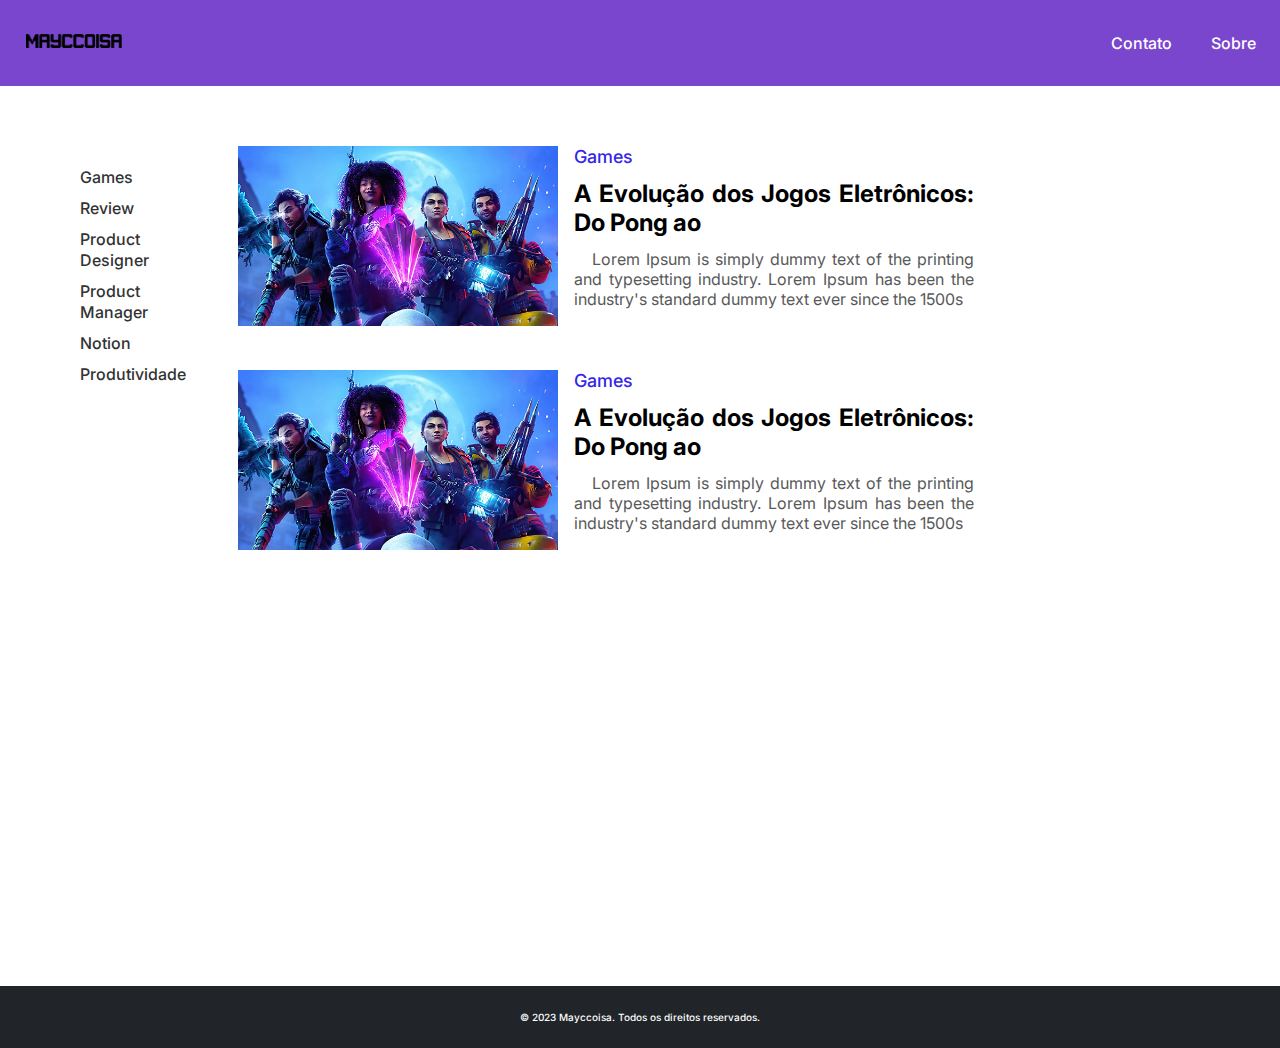
<file: index.html>
<!DOCTYPE html>
<html lang="en">
<head>
    <meta charset="UTF-8">
    <meta http-equiv="X-UA-Compatible" content="IE=edge">
    <meta name="viewport" content="width=device-width, initial-scale=1.0">
    <title>Mayccoisa Blog</title>
    <link rel="stylesheet" href="style.css">
    <link rel="stylesheet" href="global.css">

    <link rel="preconnect" href="https://fonts.googleapis.com">
    <link rel="preconnect" href="https://fonts.gstatic.com" crossorigin>
    <link href="https://fonts.googleapis.com/css2?family=Inter:wght@300;400;600;700;900&display=swap" rel="stylesheet">
    <link rel="icon" href="./Images/logo.png" type="image/x-icon">
  
    <!------------- Código Clarity ---------->
    <script type="text/javascript">
      (function(c,l,a,r,i,t,y){
          c[a]=c[a]||function(){(c[a].q=c[a].q||[]).push(arguments)};
          t=l.createElement(r);t.async=1;t.src="https://www.clarity.ms/tag/"+i;
          y=l.getElementsByTagName(r)[0];y.parentNode.insertBefore(t,y);
      })(window, document, "clarity", "script", "hg59heyhif");
  </script>
    <!------------- Código Clarity ---------->


    
</head>

<body>
       <!-- Header -->
       <div class="header">
        <a href="index.html"> 
          <img class="logo"  src="./Images/Mayccoisa.png">
        </a>
        <nav class="main-nav">
          <ul>
            <li class="text-header"><a href="#">Contato</a></li>
            <li class="text-header"><a href="sobre.html">Sobre</a></li>
          </ul>
        </nav>
      </div>
      
      <div class="container">
          <div class="sidebar">
            <ul>
              <li class="textside"><a href="#">Games</a></li>
              <li class="textside"><a href="#">Review</a></li>
              <li class="textside"><a href="#">Product Designer</a></li>
              <li class="textside"><a href="#">Product Manager</a></li>
              <li class="textside"><a href="#">Notion</a></li>
              <li class="textside"><a href="#">Produtividade</a></li>
            </ul>
          </div>
          <div class="org-art">
            <a href="artigo.html" #="artigo1">
              <div class="article-central">
                <div>
                  <img src="Images/redfall-trailer.webp" class="image-central"> 
                </div>
                <div class="escrita-central">
                  <p class="text-tag">Games</p>
                  <h2 class="text-titulo">A Evolução dos Jogos Eletrônicos: Do Pong ao</h2>
                  <p class="text-resume">Lorem Ipsum is simply dummy text of the printing and typesetting industry. Lorem Ipsum has been the industry's standard dummy text ever since the 1500s</p>
                </div>  
              </div>  
           
            
            <div class="article-central">
              <div>
                <img src="Images/redfall-trailer.webp" class="image-central"> 
              </div>
              <div class="escrita-rodape-central">
              <div class="escrita-central">
                <p class="text-tag">Games</p>
                <h2 class="text-titulo">A Evolução dos Jogos Eletrônicos: Do Pong ao</h2>
                <p class="text-resume">Lorem Ipsum is simply dummy text of the printing and typesetting industry. Lorem Ipsum has been the industry's standard dummy text ever since the 1500s</p>
              </div>
          </div>
            </div>
          </div>
      </div>
      
      <p class="footer">&copy; 2023 Mayccoisa. Todos os direitos reservados.
      </p>   
     
</body>
</html>
</file>
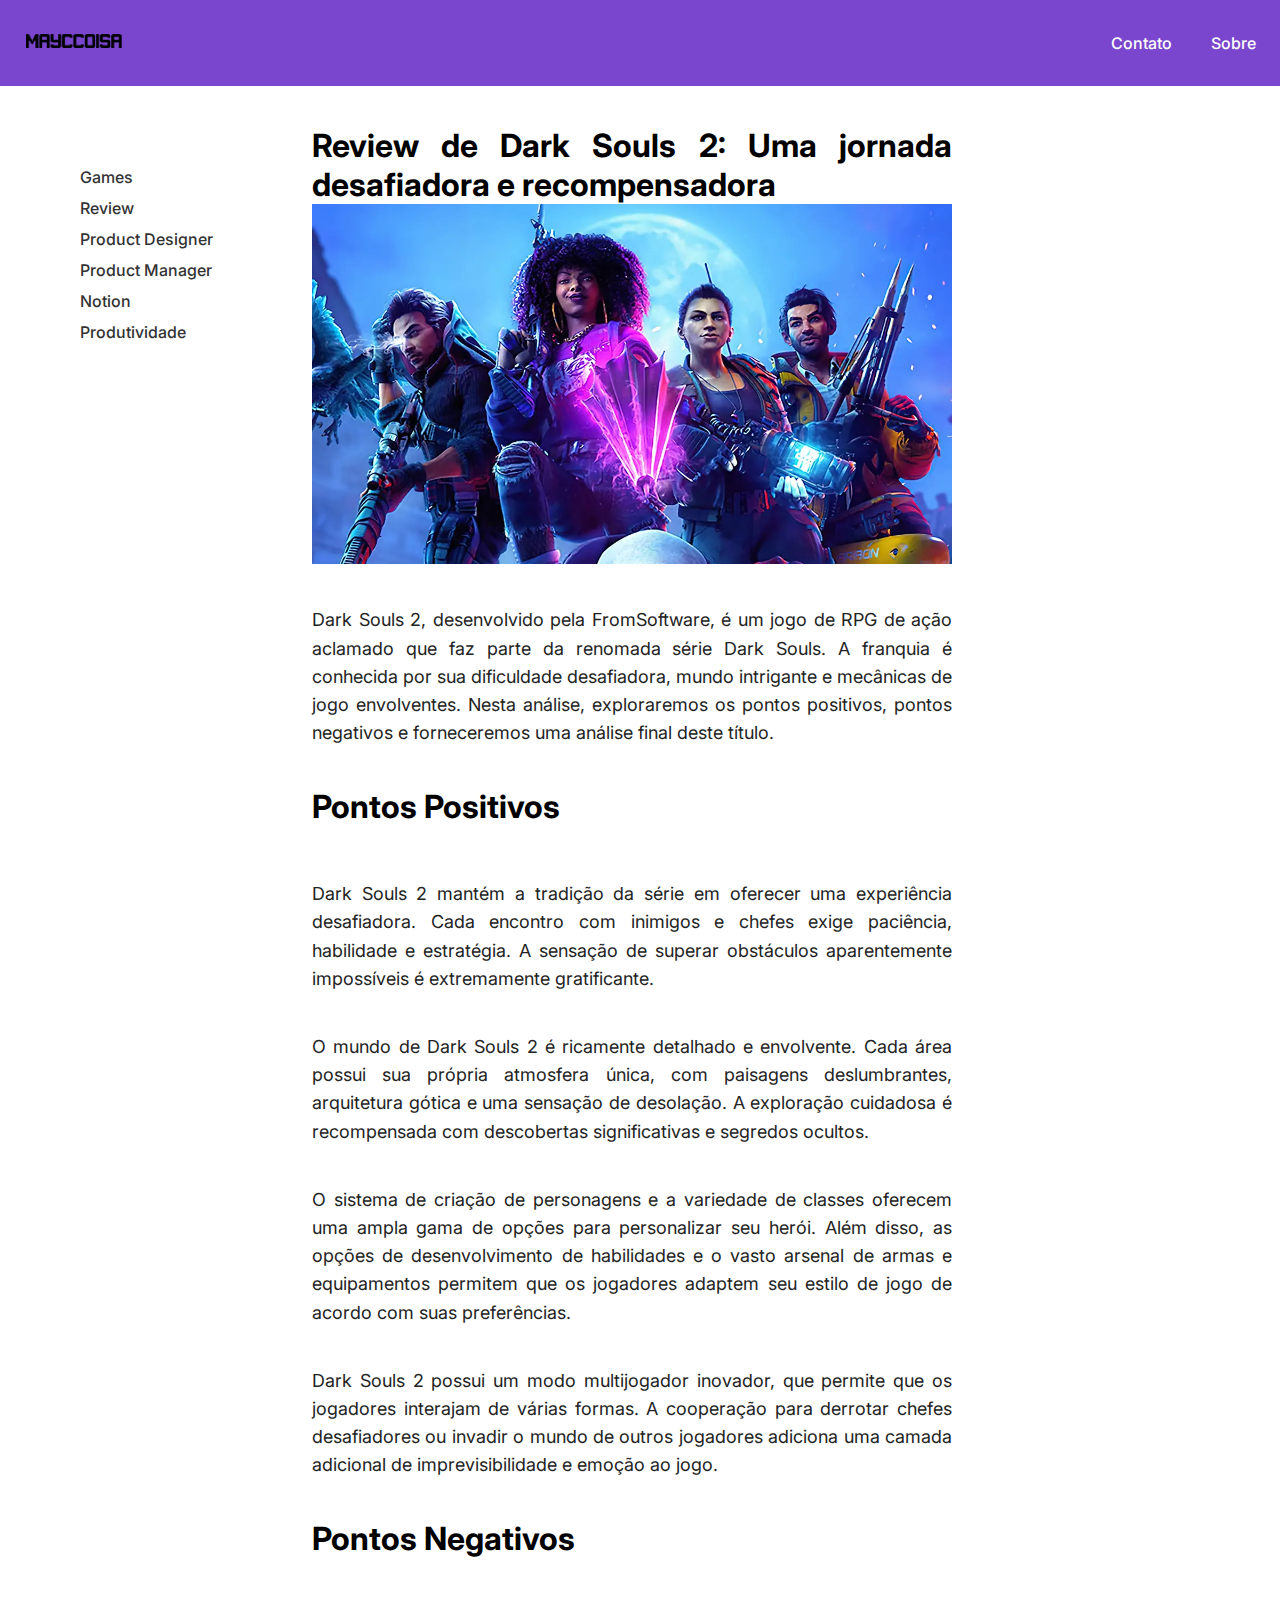
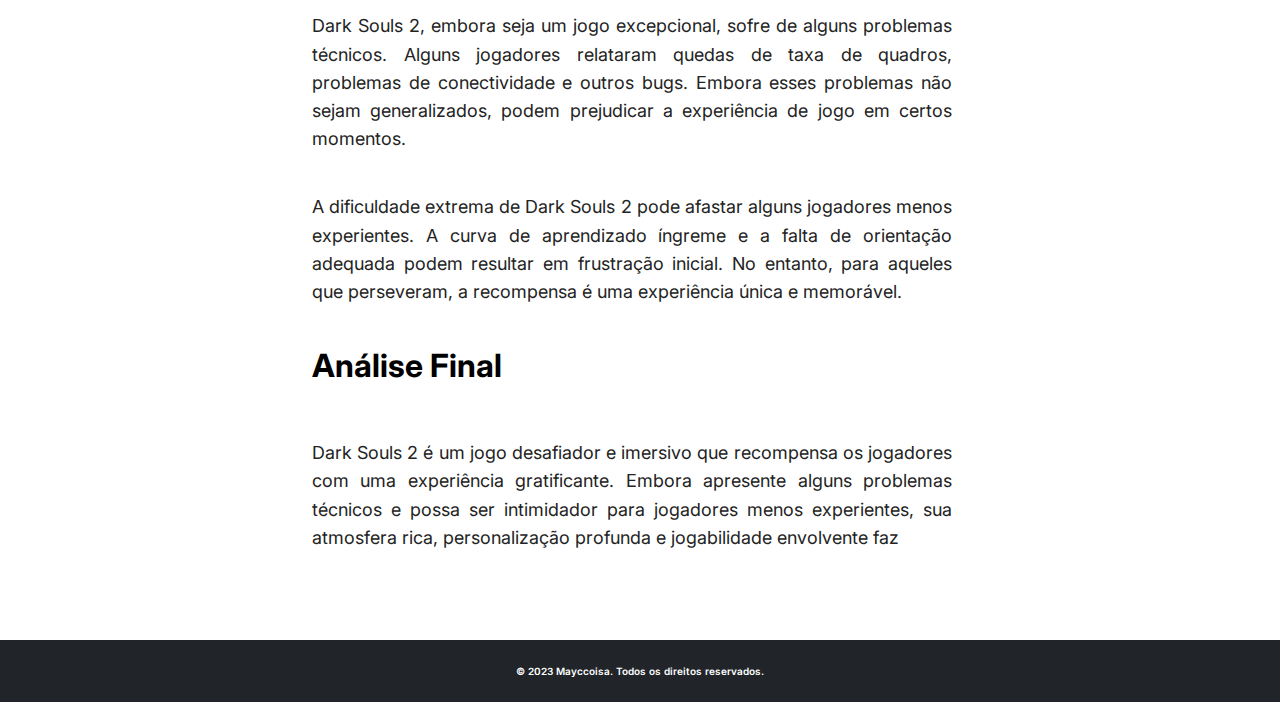
<file: artigo.html>
<!DOCTYPE html>
<html lang="en">
<head>
    <meta charset="UTF-8">
    <meta http-equiv="X-UA-Compatible" content="IE=edge">
    <meta name="viewport" content="width=device-width, initial-scale=1.0">
    <title>Mayccoisa Blog</title>

    <link rel="stylesheet" href="artigo.css">
    <link rel="stylesheet" href="global.css">

    <link rel="preconnect" href="https://fonts.googleapis.com">
    <link rel="preconnect" href="https://fonts.gstatic.com" crossorigin>
    <link href="https://fonts.googleapis.com/css2?family=Inter:wght@300;400;600;700;900&display=swap" rel="stylesheet">
    <link rel="icon" href="./Images/logo.png" type="image/x-icon">

</head>

<body>

       <!-- Header -->
       <div class="header">
        <a href="index.html"> 
          <img class="logo"  src="./Images/Mayccoisa.png">
        </a>
        <nav class="main-nav">
          <ul>
            <li class="text-header"><a href="#">Contato</a></li>
            <li class="text-header"><a href="sobre.html">Sobre</a></li>
          </ul>
        </nav>
      </div>
      <div class="container">
          <div class="sidebar">
            <ul>
              <li class="textside"><a href="#">Games</a></li>
              <li class="textside"><a href="#">Review</a></li>
              <li class="textside"><a href="#">Product Designer</a></li>
              <li class="textside"><a href="#">Product Manager</a></li>
              <li class="textside"><a href="#">Notion</a></li>
              <li class="textside"><a href="#">Produtividade</a></li>
            </ul>
          </div>
          <div class="article-central">
                <div class="escrita-central">
                  <h1 class="artigo">Review de Dark Souls 2: Uma jornada desafiadora e recompensadora</h1>
                  <div>
                    <img src="Images/redfall-trailer.webp" class="imagem"> 
                  </div>
                  <p class="artigo">Dark Souls 2, desenvolvido pela FromSoftware, é um jogo de RPG de ação aclamado que faz parte da renomada série Dark Souls. A franquia é conhecida por sua dificuldade desafiadora, mundo intrigante e mecânicas de jogo envolventes. Nesta análise, exploraremos os pontos positivos, pontos negativos e forneceremos uma análise final deste título.</p>
                  <h2 class="artigo">Pontos Positivos</h2>
                  <p class="artigo">Dark Souls 2 mantém a tradição da série em oferecer uma experiência desafiadora. Cada encontro com inimigos e chefes exige paciência, habilidade e estratégia. A sensação de superar obstáculos aparentemente impossíveis é extremamente gratificante.</p>
                  <p class="artigo">O mundo de Dark Souls 2 é ricamente detalhado e envolvente. Cada área possui sua própria atmosfera única, com paisagens deslumbrantes, arquitetura gótica e uma sensação de desolação. A exploração cuidadosa é recompensada com descobertas significativas e segredos ocultos.</p>
                  <p class="artigo"> O sistema de criação de personagens e a variedade de classes oferecem uma ampla gama de opções para personalizar seu herói. Além disso, as opções de desenvolvimento de habilidades e o vasto arsenal de armas e equipamentos permitem que os jogadores adaptem seu estilo de jogo de acordo com suas preferências.</p>
                  <p class="artigo"> Dark Souls 2 possui um modo multijogador inovador, que permite que os jogadores interajam de várias formas. A cooperação para derrotar chefes desafiadores ou invadir o mundo de outros jogadores adiciona uma camada adicional de imprevisibilidade e emoção ao jogo.</p>
                  <h2 class="artigo">Pontos Negativos</h2>
                  <p class="artigo"> Dark Souls 2, embora seja um jogo excepcional, sofre de alguns problemas técnicos. Alguns jogadores relataram quedas de taxa de quadros, problemas de conectividade e outros bugs. Embora esses problemas não sejam generalizados, podem prejudicar a experiência de jogo em certos momentos.</p>
                  <p class="artigo"> A dificuldade extrema de Dark Souls 2 pode afastar alguns jogadores menos experientes. A curva de aprendizado íngreme e a falta de orientação adequada podem resultar em frustração inicial. No entanto, para aqueles que perseveram, a recompensa é uma experiência única e memorável.</p>
                  <h2 class="artigo">Análise Final</h2>
                  <p class="artigo">Dark Souls 2 é um jogo desafiador e imersivo que recompensa os jogadores com uma experiência gratificante. Embora apresente alguns problemas técnicos e possa ser intimidador para jogadores menos experientes, sua atmosfera rica, personalização profunda e jogabilidade envolvente faz
                  </div>
          </div>
      </div> 
        
      </div>
      <br><br><br><br></div><br><br><br><br>
      <p class="footer">&copy; 2023 Mayccoisa. Todos os direitos reservados.
      </p>  
</html>
</file>
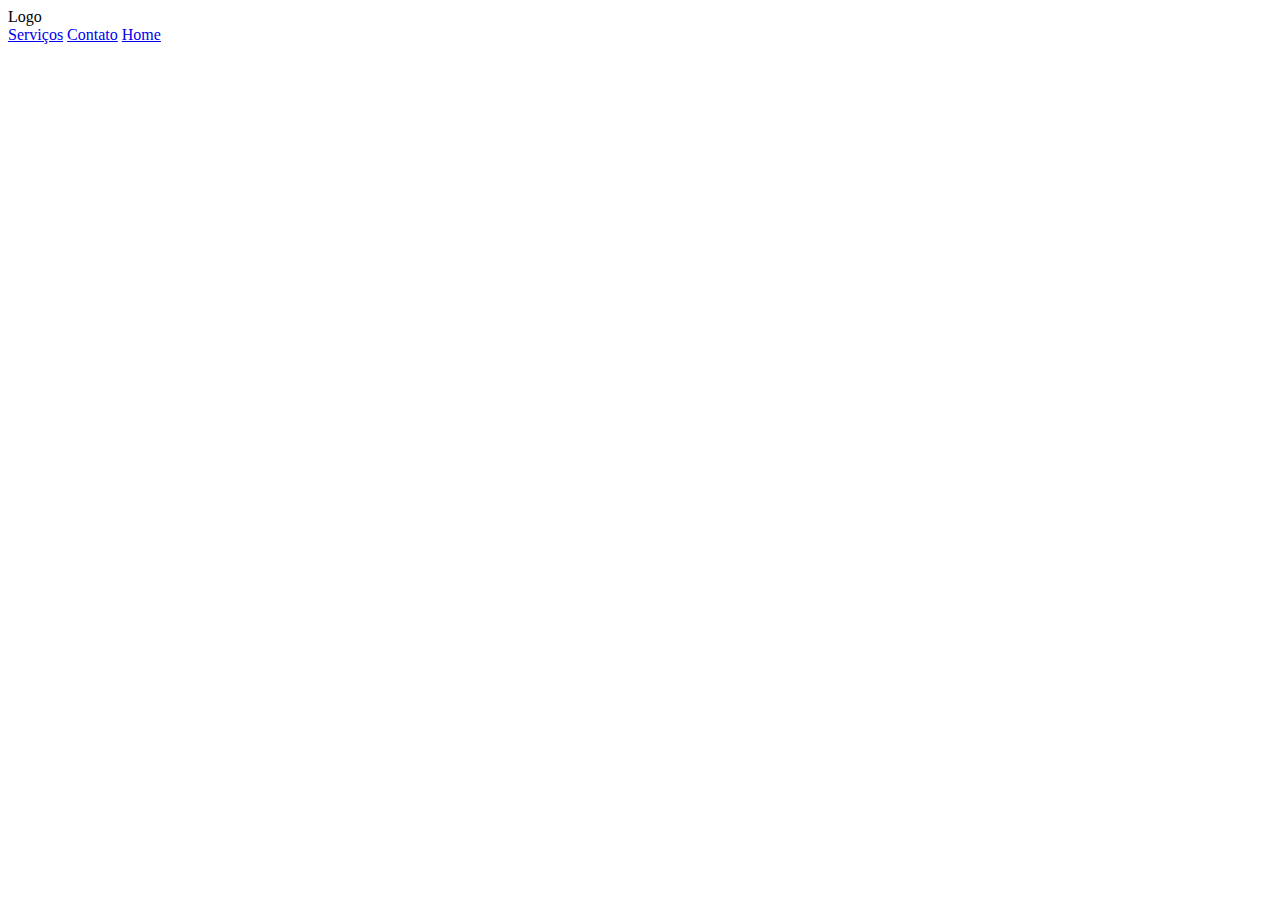
<file: contato.html>
<!DOCTYPE html>
<html lang="en">
<head>
    <meta charset="UTF-8">
    <meta http-equiv="X-UA-Compatible" content="IE=edge">
    <meta name="viewport" content="width=device-width, initial-scale=1.0">
    <title>Document</title>
    <link rel="stylesheet" href="style.css"
</head>
<body>
    
    <header> 
        <nav>
            <div>
                <div class="logo">Logo</div>
                <a href="servico.html">Serviços</a>
                <a href="contato.html">Contato</a>
                <a href="home.html">Home</a>
                
                
            </div>
        </nav>
    </header>


</body>
</html>
</file>
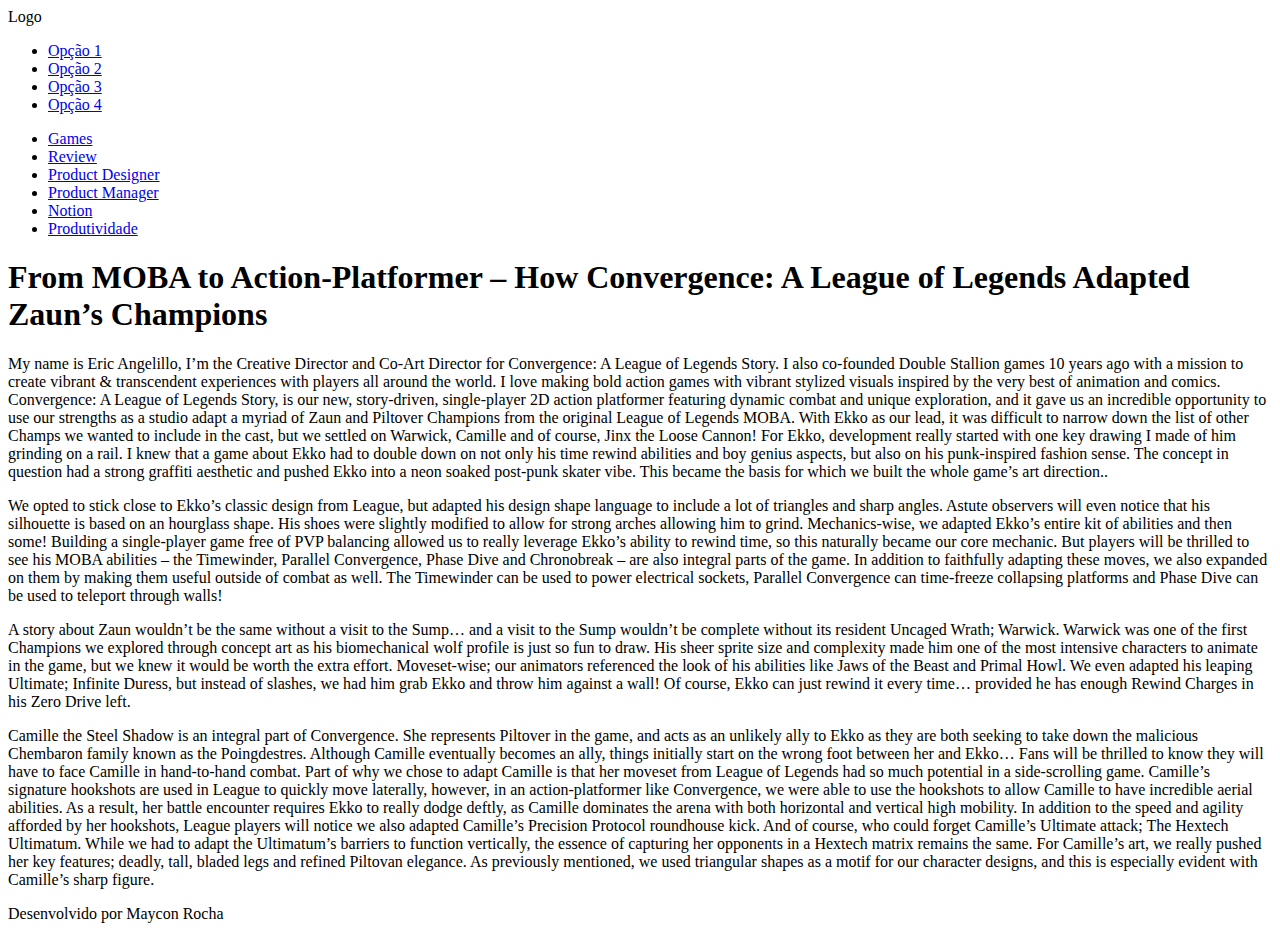
<file: home.html>
<!DOCTYPE html>
<html lang="en">
<head>
    <meta charset="UTF-8">
    <meta http-equiv="X-UA-Compatible" content="IE=edge">
    <meta name="viewport" content="width=device-width, initial-scale=1.0">
    <title>Mayccoisa Blog</title>
    <link rel="stylesheet" href="style.css">
    <link rel="preconnect" href="https://fonts.googleapis.com">
    <link rel="preconnect" href="https://fonts.gstatic.com" crossorigin>
    <link href="https://fonts.googleapis.com/css2?family=Inter:wght@300;400;600;700;900&display=swap" rel="stylesheet">

</head>

<body>

       <!-- Header -->
       <div class="header">
        <div class="logo">Logo</div>
        <nav class="main-nav">
          <ul>
            <li><a href="#">Opção 1</a></li>
            <li><a href="#">Opção 2</a></li>
            <li><a href="#">Opção 3</a></li>
            <li><a href="#">Opção 4</a></li>
          </ul>
        </nav>
      </div>
      


      <div class="container">
        <div class="sidebar">
          <ul>
            <li><a href="#">Games</a></li>
            <li><a href="#">Review</a></li>
            <li><a href="#">Product Designer</a></li>
            <li><a href="#">Product Manager</a></li>
            <li><a href="#">Notion</a></li>
            <li><a href="#">Produtividade</a></li>
          </ul>
        </div>
        <div class="content">
          <h1>From MOBA to Action-Platformer – How Convergence: A League of Legends Adapted Zaun’s Champions</h1>
          <p class="text">My name is Eric Angelillo, I’m the Creative Director and Co-Art Director for Convergence: A League of Legends Story. I also co-founded Double Stallion games 10 years ago with a mission to create vibrant & transcendent experiences with players all around the world. I love making bold action games with vibrant stylized visuals inspired by the very best of animation and comics.

            Convergence: A League of Legends Story, is our new, story-driven, single-player 2D action platformer featuring dynamic combat and unique exploration, and it gave us an incredible opportunity to use our strengths as a studio adapt a myriad of Zaun and Piltover Champions from the original League of Legends MOBA. With Ekko as our lead, it was difficult to narrow down the list of other Champs we wanted to include in the cast, but we settled on Warwick, Camille and of course, Jinx the Loose Cannon!
            
            For Ekko, development really started with one key drawing I made of him grinding on a rail. I knew that a game about Ekko had to double down on not only his time rewind abilities and boy genius aspects, but also on his punk-inspired fashion sense. The concept in question had a strong graffiti aesthetic and pushed Ekko into a neon soaked post-punk skater vibe. This became the basis for which we built the whole game’s art direction..</p>


            <p class="text">We opted to stick close to Ekko’s classic design from League, but adapted his design shape language to include a lot of triangles and sharp angles. Astute observers will even notice that his silhouette is based on an hourglass shape. His shoes were slightly modified to allow for strong arches allowing him to grind. Mechanics-wise, we adapted Ekko’s entire kit of abilities and then some!

            Building a single-player game free of PVP balancing allowed us to really leverage Ekko’s ability to rewind time, so this naturally became our core mechanic. But players will be thrilled to see his MOBA abilities – the Timewinder, Parallel Convergence, Phase Dive and Chronobreak – are also integral parts of the game. In addition to faithfully adapting these moves, we also expanded on them by making them useful outside of combat as well. The Timewinder can be used to power electrical sockets, Parallel Convergence can time-freeze collapsing platforms and Phase Dive can be used to teleport through walls!</p>

            <p class="text">
              A story about Zaun wouldn’t be the same without a visit to the Sump… and a visit to the Sump wouldn’t be complete without its resident Uncaged Wrath; Warwick. Warwick was one of the first Champions we explored through concept art as his biomechanical wolf profile is just so fun to draw. His sheer sprite size and complexity made him one of the most intensive characters to animate in the game, but we knew it would be worth the extra effort.

              Moveset-wise; our animators referenced the look of his abilities like Jaws of the Beast and Primal Howl. We even adapted his leaping Ultimate; Infinite Duress, but instead of slashes, we had him grab Ekko and throw him against a wall! Of course, Ekko can just rewind it every time… provided he has enough Rewind Charges in his Zero Drive left.
            </p>

            <p class="text">
              Camille the Steel Shadow is an integral part of Convergence. She represents Piltover in the game, and acts as an unlikely ally to Ekko as they are both seeking to take down the malicious Chembaron family known as the Poingdestres. Although Camille eventually becomes an ally, things initially start on the wrong foot between her and Ekko… Fans will be thrilled to know they will have to face Camille in hand-to-hand combat.

              Part of why we chose to adapt Camille is that her moveset from League of Legends had so much potential in a side-scrolling game. Camille’s signature hookshots are used in League to quickly move laterally, however, in an action-platformer like Convergence, we were able to use the hookshots to allow Camille to have incredible aerial abilities. As a result, her battle encounter requires Ekko to really dodge deftly, as Camille dominates the arena with both horizontal and vertical high mobility.

              In addition to the speed and agility afforded by her hookshots, League players will notice we also adapted Camille’s Precision Protocol roundhouse kick. And of course, who could forget Camille’s Ultimate attack; The Hextech Ultimatum. While we had to adapt the Ultimatum’s barriers to function vertically, the essence of capturing her opponents in a Hextech matrix remains the same. For Camille’s art, we really pushed her key features; deadly, tall, bladed legs and refined Piltovan elegance. As previously mentioned, we used triangular shapes as a motif for our character designs, and this is especially evident with Camille’s sharp figure.
            </p>
        </div>
      </div>
      

      <!-- Fotter-->


      <div class="footer">
        <p>Desenvolvido por Maycon Rocha</p>
      </div>
    
    <footer>
        
    </footer>

</body>
</html>
</file>
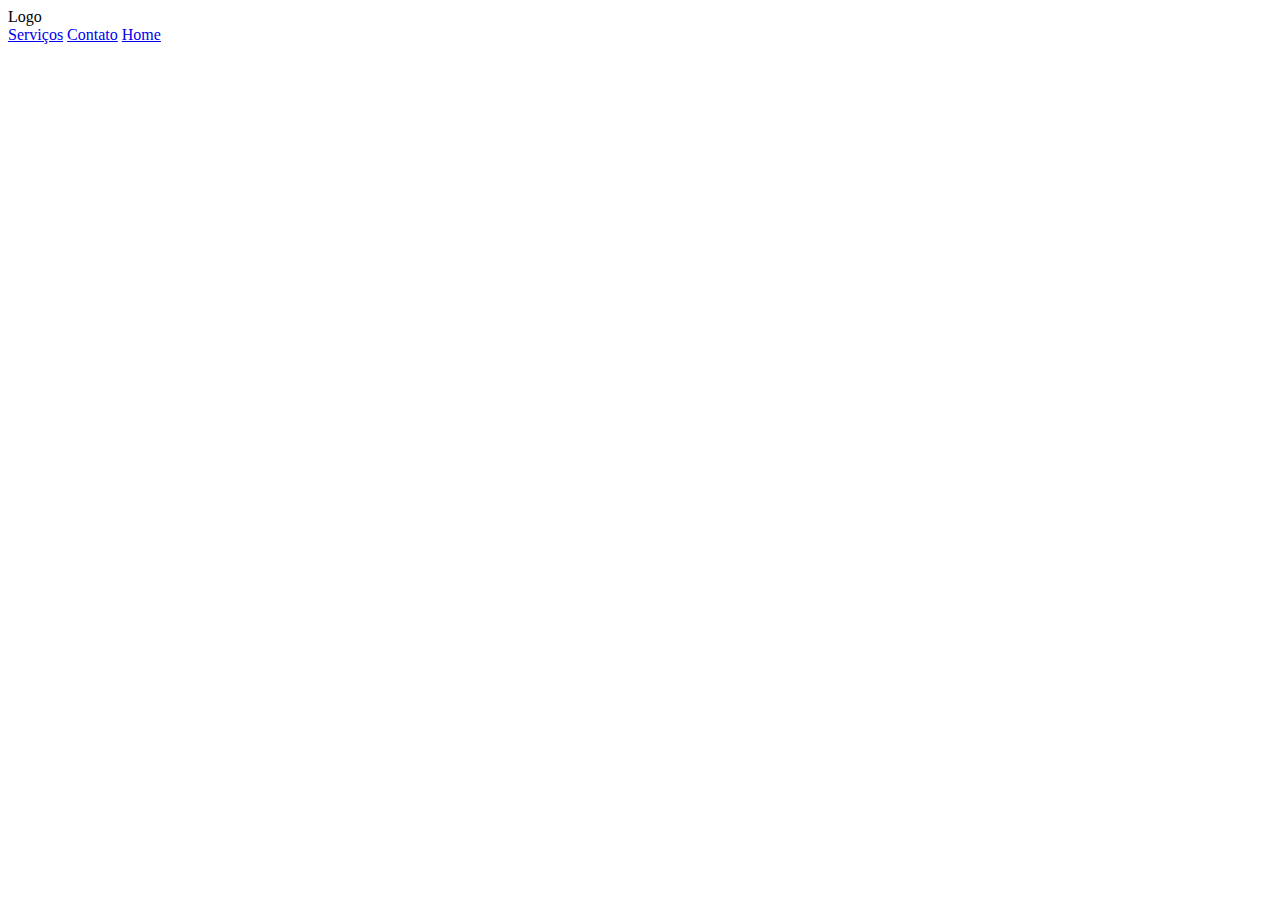
<file: servico.html>
<!DOCTYPE html>
<html lang="en">
<head>
    <meta charset="UTF-8">
    <meta http-equiv="X-UA-Compatible" content="IE=edge">
    <meta name="viewport" content="width=device-width, initial-scale=1.0">
    <title>Document</title>
    <link rel="stylesheet" href="style.css"
</head>
<body>
    <header> 
        <nav>
            <div>
                <div class="logo">Logo</div>
                <a href="servico.html">Serviços</a>
                <a href="contato.html">Contato</a>
                <a href="home.html">Home</a>
            </div>
        </nav>
    </header>


</body>
</html>
</file>
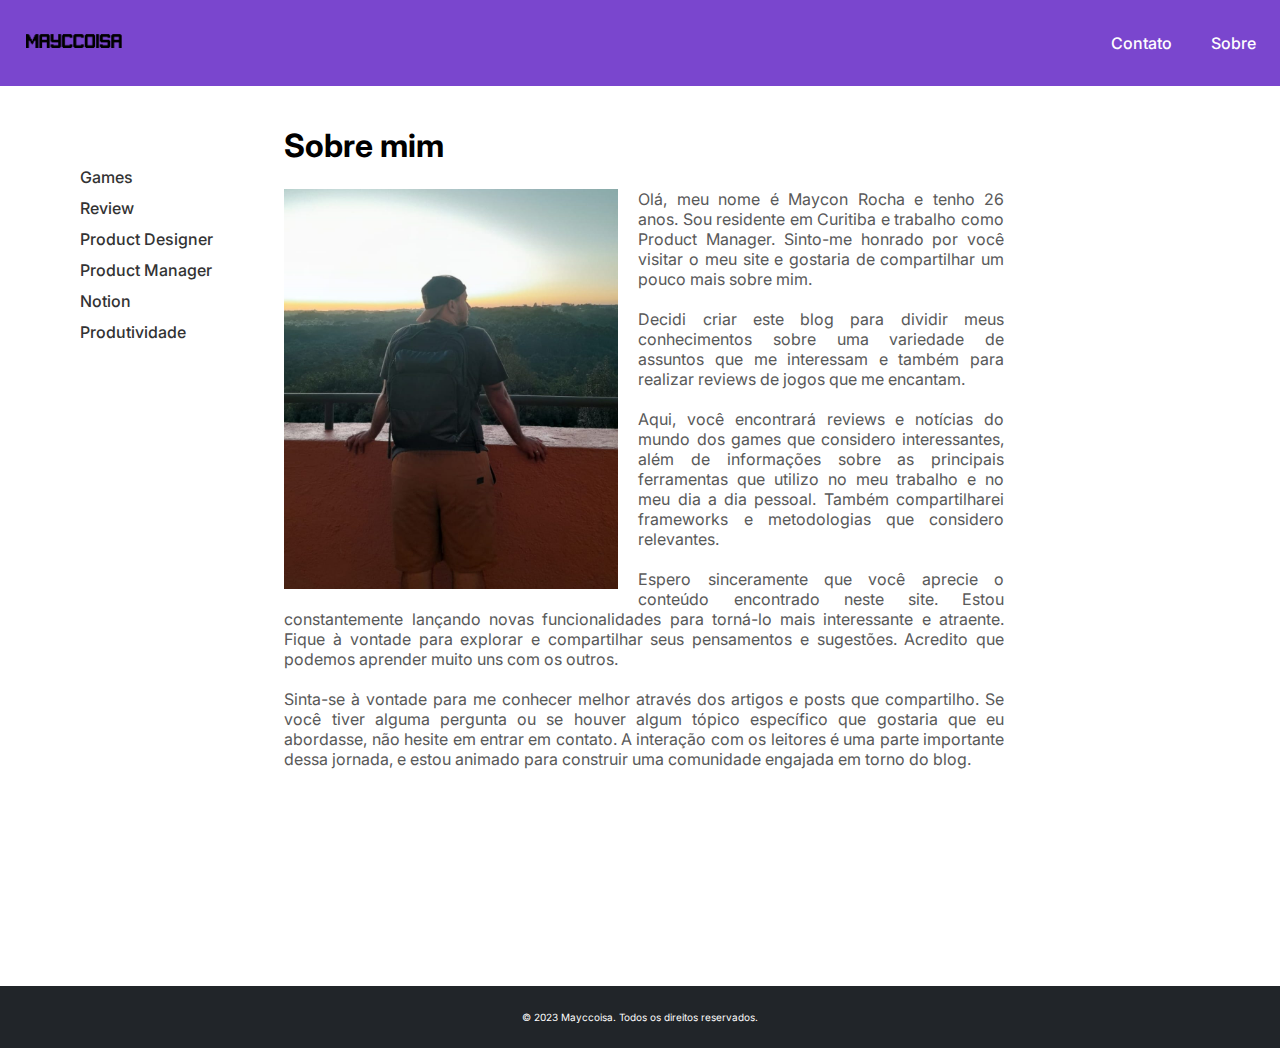
<file: sobre.html>
<!DOCTYPE html>
<html lang="en">
<head>
    <meta charset="UTF-8">
    <meta http-equiv="X-UA-Compatible" content="IE=edge">
    <meta name="viewport" content="width=device-width, initial-scale=1.0">
    <title>Mayccoisa Blog</title>
    
    <link rel="stylesheet" href="sobre.css">
    <link rel="stylesheet" href="global.css">


    <link rel="preconnect" href="https://fonts.googleapis.com">
    <link rel="preconnect" href="https://fonts.gstatic.com" crossorigin>
    <link href="https://fonts.googleapis.com/css2?family=Inter:wght@300;400;600;700;900&display=swap" rel="stylesheet">
    <link rel="icon" href="./Images/logo.png" type="image/x-icon">
   
</head>

<body>
       <!-- Header -->
       <div class="header">
        <a href="index.html"> 
          <img class="logo"  src="./Images/Mayccoisa.png">
        </a>
        <nav class="main-nav">
          <ul>
            <li class="text-header"><a href="#">Contato</a></li>
            <li class="text-header"><a href="sobre.html">Sobre</a></li>
          </ul>
        </nav>
      </div>
      
      <div class="container">
        <div class="cont-sidebar-org-art">
          <div class="sidebar">
            <ul>
              <li class="textside"><a href="#">Games</a></li>
              <li class="textside"><a href="#">Review</a></li>
              <li class="textside"><a href="#">Product Designer</a></li>
              <li class="textside"><a href="#">Product Manager</a></li>
              <li class="textside"><a href="#">Notion</a></li>
              <li class="textside"><a href="#">Produtividade</a></li>
            </ul>
          </div>

          <div class="content">
            <h1>Sobre mim</h1>
            <div class="sobre">
              <img src="./Images/perfil.png"  class="imgperfil">
              <div>
                <p class="textsobre">
                  Olá, meu nome é Maycon Rocha e tenho 26 anos. Sou residente em Curitiba e trabalho como Product Manager. Sinto-me honrado por você visitar o meu site e gostaria de compartilhar um pouco mais sobre mim.
                  <br><br>
                  Decidi criar este blog para dividir meus conhecimentos sobre uma variedade de assuntos que me interessam e também para realizar reviews de jogos que me encantam.
                  <br><br>
                  Aqui, você encontrará reviews e notícias do mundo dos games que considero interessantes, além de informações sobre as principais ferramentas que utilizo no meu trabalho e no meu dia a dia pessoal. Também compartilharei frameworks e metodologias que considero relevantes.
                  <br><br>
                  Espero sinceramente que você aprecie o conteúdo encontrado neste site. Estou constantemente lançando novas funcionalidades para torná-lo mais interessante e atraente. Fique à vontade para explorar e compartilhar seus pensamentos e sugestões. Acredito que podemos aprender muito uns com os outros.
                  <br><br>
                  Sinta-se à vontade para me conhecer melhor através dos artigos e posts que compartilho. Se você tiver alguma pergunta ou se houver algum tópico específico que gostaria que eu abordasse, não hesite em entrar em contato. A interação com os leitores é uma parte importante dessa jornada, e estou animado para construir uma comunidade engajada em torno do blog.
                  <br><br>
                
                </p>
              </div>
              
            </div>

          </div>
        </div>
        </div>
      <p class="footer">&copy; 2023 Mayccoisa. Todos os direitos reservados.
      </p>
</body>
</html>
</file>
<file: style.css>
.tag-central{
    text-indent: 0px;
    font-size:1.6rem ;
    font-style:normal;
    text-align: left;
  }

  .org-art{
    display: flex;
    flex-direction:column;
    margin-top: 4.0rem;
    width: 100%;
    max-width: 100%;
  }
  
  .article-central{
    display: flex;
    align-items: flex-start;
    flex-direction: row;
    padding: 2rem; 
    gap: 16px;
    /* background-color: blue; */
    max-width: 100%;
  }

.article-central:hover{
  color: #7A46CE;
  border-radius: 0.6rem;
}

#artigo1{
  text-decoration: none;
}

.escrita-central{
  display: flex;
  flex-direction: column;
  align-items: flex-start;
  padding: 0px;
  gap: 12px;
  width: 40rem;
  
}


.image-central{
  width: 32rem;
  border: 0.6rem;
}


.tag-central{
  font-family: 'Inter', sans-serif;
  width: 4rem;
  height: 2rem;
  color: #3526E9;
}

.titulo-central{
  font-size:2.8rem ;
  font-style:normal;
  text-align: left;

}

.resumo-central{
  font-size:2.4rem ;
  font-style:normal;
  text-align: left;
  color: #595959;
  text-indent: 0px;
}


/* ---------------- Mobile ------------------- */

@media only screen and (max-width: 400px) {

  /* -------------Header----------------- */

.header {
  /* padding-left: auto; */
  /* padding-right: auto; */
  display: flex;
  align-items: center;
  justify-content: center;
  background-color: #7A46CE;
  height: 6rem;
 
}

.logo {
  width: 12.8rem;
  padding: 1.6rem;
}

.main-nav ul {
  display: none;
}

.main-nav li {
  display: none;
}

/* ------------------------------------------------------- */
  .sidebar {
    display: none;
  }

  .container {
    max-width: 100%;
    justify-content: flex-start;
    gap: 3.2rem;
    padding: 0px;
  }

  .article-central{
    display: flex;
    align-items: flex-start;
    flex-direction: column;
    gap: 1.8rem;
    max-width: 100%;
    /* background-color: blue; */
  }

   .org-art{
    display: flex;
    flex-direction:column;
    margin-top: 4.0rem;
    width: 100%;
    gap: 1.6rem;
    flex-wrap: wrap;
  }

  .escrita-central{
    display: flex;
    flex-direction: column;
    align-items: flex-start;
    padding: 0px;
    gap: 12px;
    width: 100%;
  }

  .text-tag{
    color: #3526E9;
    font-weight: 500;
    font-size: 1.2rem ;
    font-style: normal;
    text-align: left;
    display: none;
  }
  .text-titulo{
    font-size:1.8rem ;
    font-style:normal;
    text-align: left;
    font-weight: 700;
    text-align: justify;
  }
  .text-resume{
   display:none;
  }

  .text-header{
   font-weight: 500;
    font-size:1.6rem ;
  }

  .image-central{
    width: 100%;
    border: 0.6rem;
  }

  .footer{
    margin-top: 2.4rem;
  }
  

}
</file>
<file: global.css>
* {
    box-sizing: border-box;
    margin: 0;
    padding: 0;
  }
:root{
      font-size:62.5%;
    }
.body {
    margin: 0;
    color: #212529;;
  }

h1, h2, h3, h4, h5, h6, p, a, .textside{
    font-family: 'Inter', sans-serif;
    margin: 0px;
    
  }

h1{
  font-weight: 700;
  font-size: 3.2rem;
  font-style: normal;
  text-align: left;
  text-align: justify;
}

a{  text-decoration: none;
    color: #000;
    font-weight: 500;
    font-size: 1.6rem;
  }

a:hover{
    text-decoration: none;
    color: #000;
  }

  /* ----------- Tamanhos de textos ----------- */
  .textside{
    font-size:1.8rem ;
    font-style:normal;
    text-align: left;
    font-weight: 600;
  }

  .text-tag{
    color: #3526E9;
    font-weight: 500;
    font-size: 1.8rem ;
    font-style: normal;
    text-align: left;
  }
  .text-titulo{
    font-size: 2.4rem ;
    font-style: normal;
    text-align: left;
    font-weight: 700;
    text-align: justify;
  }
  .text-resume{
    font-weight: 400;
    font-size:1.6rem ;
    font-style:normal;
    text-align: left;
    color: #595959;
    text-align: justify;
    text-indent: 1.8rem;
  }

.text-header{
  font-weight: 800;
  font-size: 1.6rem;
}

.sidebar {
    /* background-color: #7f75a5; */
    padding-top: 8rem;
    padding-left: 4rem;
    width: 24rem;
    height: 100vh;
  }


  .sidebar ul {
    list-style-type: none;
    padding: 0;
  }

  .sidebar li {
    margin-bottom: 10px;
  }

  .sidebar a{
    text-decoration: none;
    color: #333;
  }
  
  .sidebar a:hover{
    text-decoration: none;
    color: #7A46CE;
  }


/* -------------Header----------------- */
.header {
    /* padding-left: auto; */
    /* padding-right: auto; */
    display: flex;
    align-items: center;
    justify-content: space-between;
    background-color: #7A46CE;
    padding: 1.8rem 1rem;
   
  }

  .logo {
    width: 12.8rem;
    padding: 1.6rem;
  }

  .main-nav ul {
    list-style-type: none;
    display: flex;
    gap: 1rem;
  }

  .main-nav li {
    padding: 1.6vh;
  
  }

  .main-nav a {
    text-decoration: none;
    color: #fffefe;
  }

  .main-nav a:hover {
    color:#b9b9b9;
  }

  /* ------------------------------------------------------- */


  .container {
    max-width: 80%;
    display: flex;
    flex-direction:row;
    justify-content: left;
    align-items:self-start;
    padding: 0rem .0rem 0rem 4.0rem;
    gap: 3.2rem;
    /* background-color: #7f75a5; */
  }


/* ---------- Footer ----------------- */
.footer{
    text-align: center;
    background-color: #212529;
    color: white;
    padding: 2.5rem 1.5rem;
    max-width: 100%;
  }

p.footer{
  font-size: 1.0rem;
}
  

/* ---------------- Mobile ------------------- */

@media only screen and (max-width: 400px) {

  .sidebar {
    display: none;
  }

  .container {
    max-width: 100%;
    justify-content: flex-start;
    gap: 3.2rem;
    padding: 0px;
    flex-direction: column;
  }

  .article-central{
    display: flex;
    align-items: flex-start;
    flex-direction: column;
    gap: 1.8rem;
    max-width: 100%;
    /* background-color: blue; */
  }

   .org-art{
    display: flex;
    flex-direction:column;
    margin-top: 4.0rem;
    width: 100%;
    gap: 1.6rem;
    flex-wrap: wrap;
  }

  .escrita-central{
    display: flex;
    flex-direction: column;
    align-items: flex-start;
    padding: 0px;
    gap: 12px;
    width: 100%;
  }

  .text-tag{
    color: #3526E9;
    font-weight: 500;
    font-size: 1.2rem ;
    font-style: normal;
    text-align: left;
    display: none;
  }
  .text-titulo{
    font-size:1.8rem ;
    font-style:normal;
    text-align: left;
    font-weight: 700;
    text-align: justify;
  }
  .text-resume{
   display:none;
  }

  .text-header{
   font-weight: 500;
    font-size:1.6rem ;
  }

  .image-central{
    width: 100%;
    border: 0.6rem;
  }

  .footer{
    margin-top: 2.4rem;
  }
  

}
</file>
<file: artigo.css>
/* ----------- Tamanhos de textos ----------- */
  .textside{
    font-size:1.6rem ;
    font-style:normal;
    text-align: left;
    font-weight: 600;
  }

  .text-header{
    font-weight: 500;
     font-size:1.6rem ;
 }

  p.artigo{
        color: #232323;
        font-weight: 400;
        font-size: 1.8rem ;
        text-align: left;
        line-height: 1.5667;
        text-align: justify;
  } 
 
  .text-titulo{
    font-size:2.8rem ;
    font-style:normal;
    text-align: left;
    font-weight: 700;
    text-align: justify;
  }

  .text-resume{
    font-weight: 400;
    font-size:1.6rem ;
    font-style:normal;
    text-align: left;
    color: #595959;
    text-align: justify;
    text-indent: 1.8rem;
  }

  h1.artigo{
    font-weight: 700;
    font-size:3.2rem ;
    font-style:normal;
    text-align: left;
    text-align: justify;
  }

  h2.artigo{
    font-weight: 700;
    font-size:3.2rem ;
    font-style:normal;
    text-align: justify;
    padding-bottom: 1.4rem;
  }

  p.footer{
    font-weight: 600;
    font-size: 1.6em;
    font-style:normal;
    text-align: center;
  }


/* --------------------------------------------------- */

  .text-artigo{
    text-align: left;
    width: 100vh;

  }

  .tag-central{
    text-indent: 0px;
    font-size:1.6rem ;
    font-style:normal;
    text-align: left;
  }






  


  .artigo{
    flex-direction:column;
    margin-top: 4.0rem;
    align-items: flex-start;
    flex-direction: row;
    /* background-color: blue; */
    max-width: 100%;
  }


#artigo1{
  text-decoration: none;
}

.escrita-central{
  display: flex;
  flex-direction: column;
  align-items: flex-start;
  padding: 0px;

  width: 50vw;
  text-align: center;

}


.imagem{
  width: 100%;
  border: 0.6rem;
}


.tag-central{
  font-family: 'Inter', sans-serif;
  width: 4rem;
  height: 2rem;
  color: #3526E9;
}

.titulo-central{
  font-size:3.6rem ;
  font-style:normal;
  text-align: left;

}

.resumo-central{
  font-size:2.4rem ;
  font-style:normal;
  text-align: left;
  color: #595959;
  text-indent: 0px;
}


/* ---------------- Mobile ------------------- */
@media only screen and (max-width: 400px) {

  .sidebar {
    display: none;
  }

  .container {
    max-width: 100%;
    justify-content: flex-start;
    gap: 3.2rem;
    padding: 1.8rem;
  }

  .artigo{
    flex-direction:column;
    margin-top: 2.0rem;
    align-items: flex-start;
    flex-direction: row;
    /* background-color: blue; */
    max-width: 100%;
  }

  h1.artigo{
    font-weight: 700;
    font-size:2.4rem ;
    font-style:normal;
    text-align: justify;
    padding-bottom: 2.4rem;
  }

  .article-central{
    display: flex;
    align-items: flex-start;
    flex-direction: column;
    gap: 0.8rem;
    /* background-color: blue; */
  }

   .org-art{
    display: flex;
    flex-direction:column;
    margin-top: 4.0rem;
    width: 100%;
    gap: 1.6rem;
    flex-wrap: wrap;
  }

  .escrita-central{
    display: flex;
    flex-direction: column;
    align-items: flex-start;
    padding: 0px;
    gap: 12px;
    width: 100%;
  }

  .text-tag{
    color: #3526E9;
    font-weight: 500;
    font-size: 1.2rem ;
    font-style: normal;
    text-align: left;
    display: none;
  }
  .text-titulo{
    font-size: 1rem;
    font-style:normal;
    text-align: left;
    font-weight: 700;
    text-align: justify;
  }
  .text-resume{
   display:none;
  }

  .text-header{
   font-weight: 500;
    font-size:1.6rem ;
  }

  .image-central{
    width: 100%;
    border: 0.6rem;
  }

  .footer{
    margin-top: 2.4rem;
  }
  

}

/* ---------------- Fim Mobile ------------------- */
</file>
<file: sobre.css>
.textsobre {
  font-weight: 400;
  font-size: 1.6rem;
  font-style:normal;
  text-align: left;
  color: #595959;
  text-align: justify;
}


.cont-sidebar-org-art{
    max-width: 1000rem;
    display: flex;
    flex-direction: row;
    align-items: self-start;
    gap: 3.2rem;
    /* background-color: #7f75a5; */
}

.container {
    max-width: 80%;
    width: 100%;
    justify-content: left;
    align-items:self-start;
    padding: 0rem .0rem 0rem 4.0rem;
    gap: 3.2rem;

}

.content{
    margin-top: 4.0rem;
    width: 100%;
    padding: 0rem 2rem 0rem ;
    overflow: auto;
    /* border: 1px solid black; */
}

.sobre{
    /* display: flex; */
    gap: 3.2rem;
    margin-top: 2.4rem;
    /* border: 1px solid black; */
  }

.imgperfil{
    max-width: 100%;
    height: 400px;
    float: left;
    margin-right: 2rem;
    margin-bottom: 2rem;
}


/* ---------------- Mobile ------------------- */
@media only screen and (max-width: 400px) {

  .sidebar {
    display: none;
  }

  .container {
    max-width: 100%;
    justify-content: flex-start;
    gap: 3.2rem;
    padding: 0px;
  }

  .imgperfil{
    width: 100%;
    max-width: 100%;
  }

  h1{
    font-weight: 700;
    font-size:3.2rem ;
    font-style:normal;
    text-align: left;
    text-align: justify;
  }
  .content{
      flex-direction:column;
      margin-top: 4.0rem;
      padding-left: 2.0rem;
      padding-right: 2.0rem;
      width: 100%;
    
      gap: 1.6rem;
      flex-wrap: wrap;
      justify-content: left;
  }
    .sobre{
    display: flex;
    flex-direction: column;
    gap: 3.2rem;
    max-width: 100%;
    width: 100%;
  }
  .footer{
    margin-top: 2.4rem;
  }
  

}
</file>
